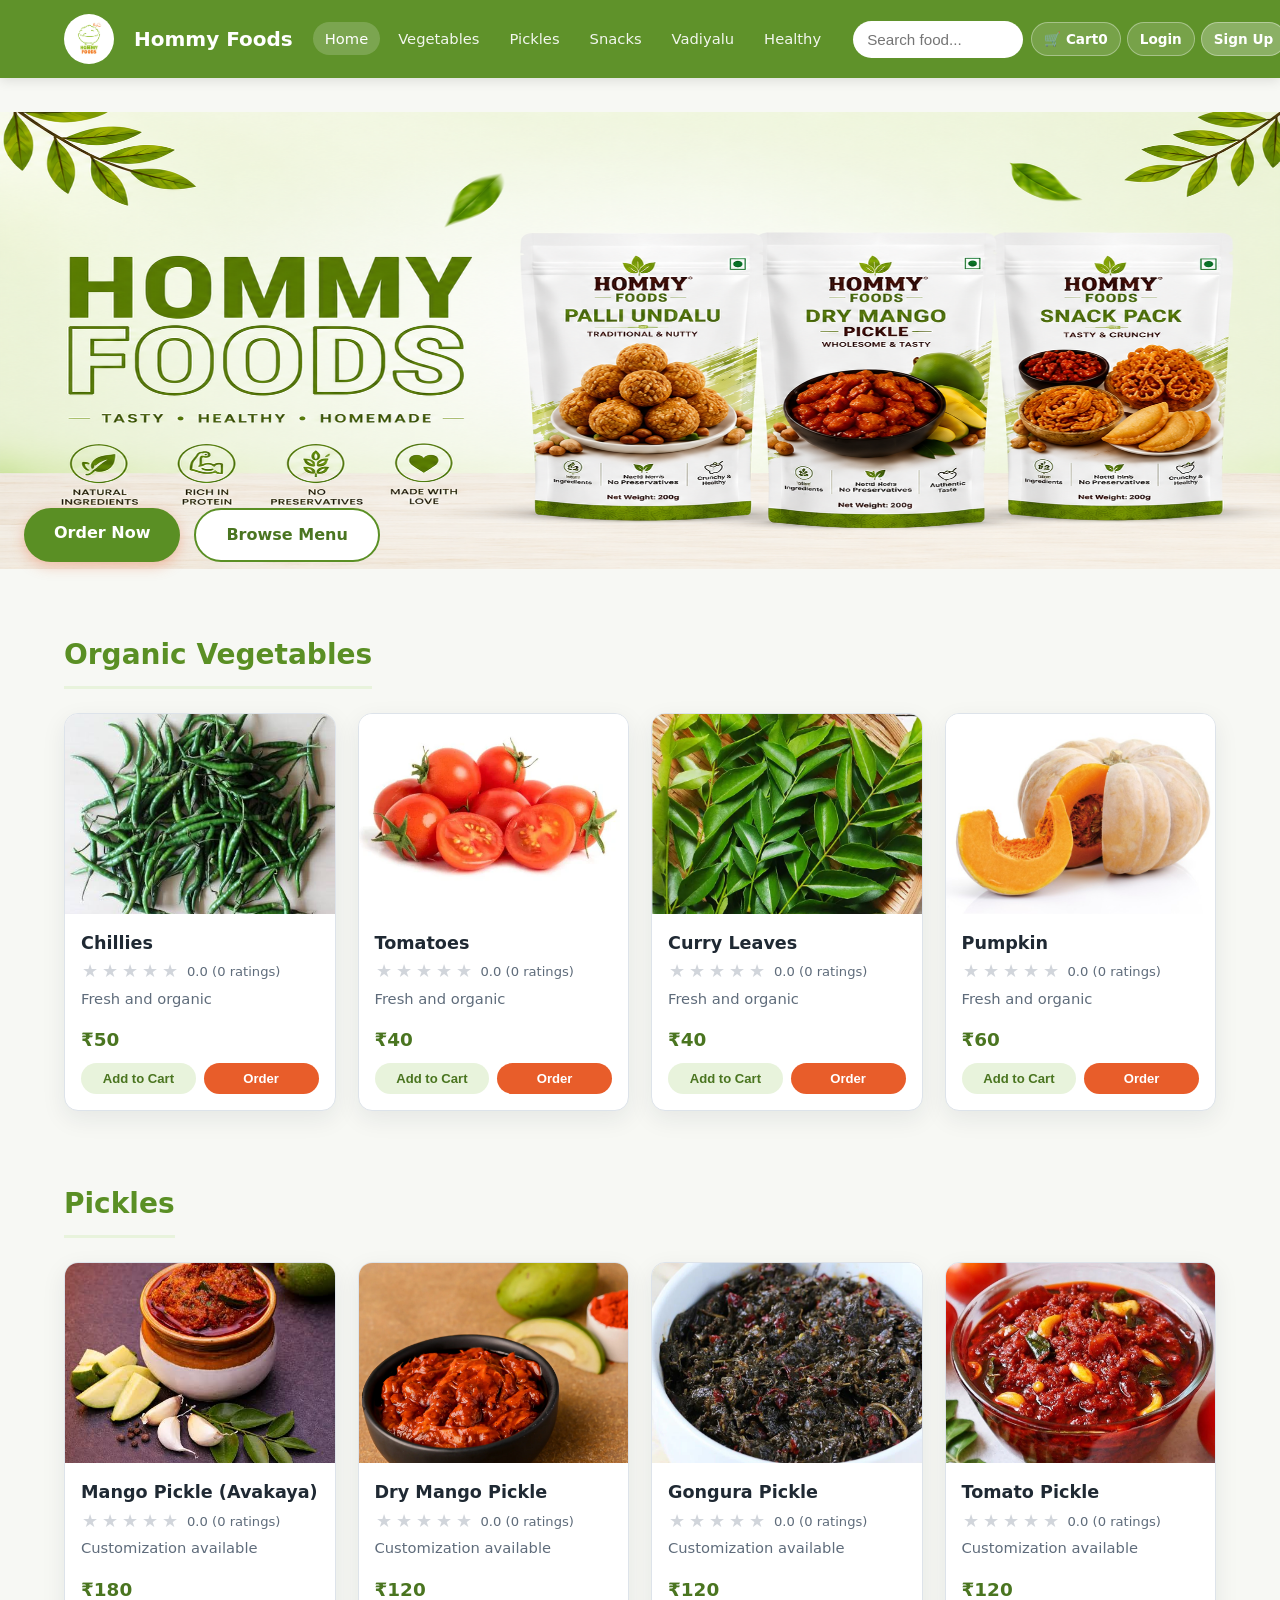
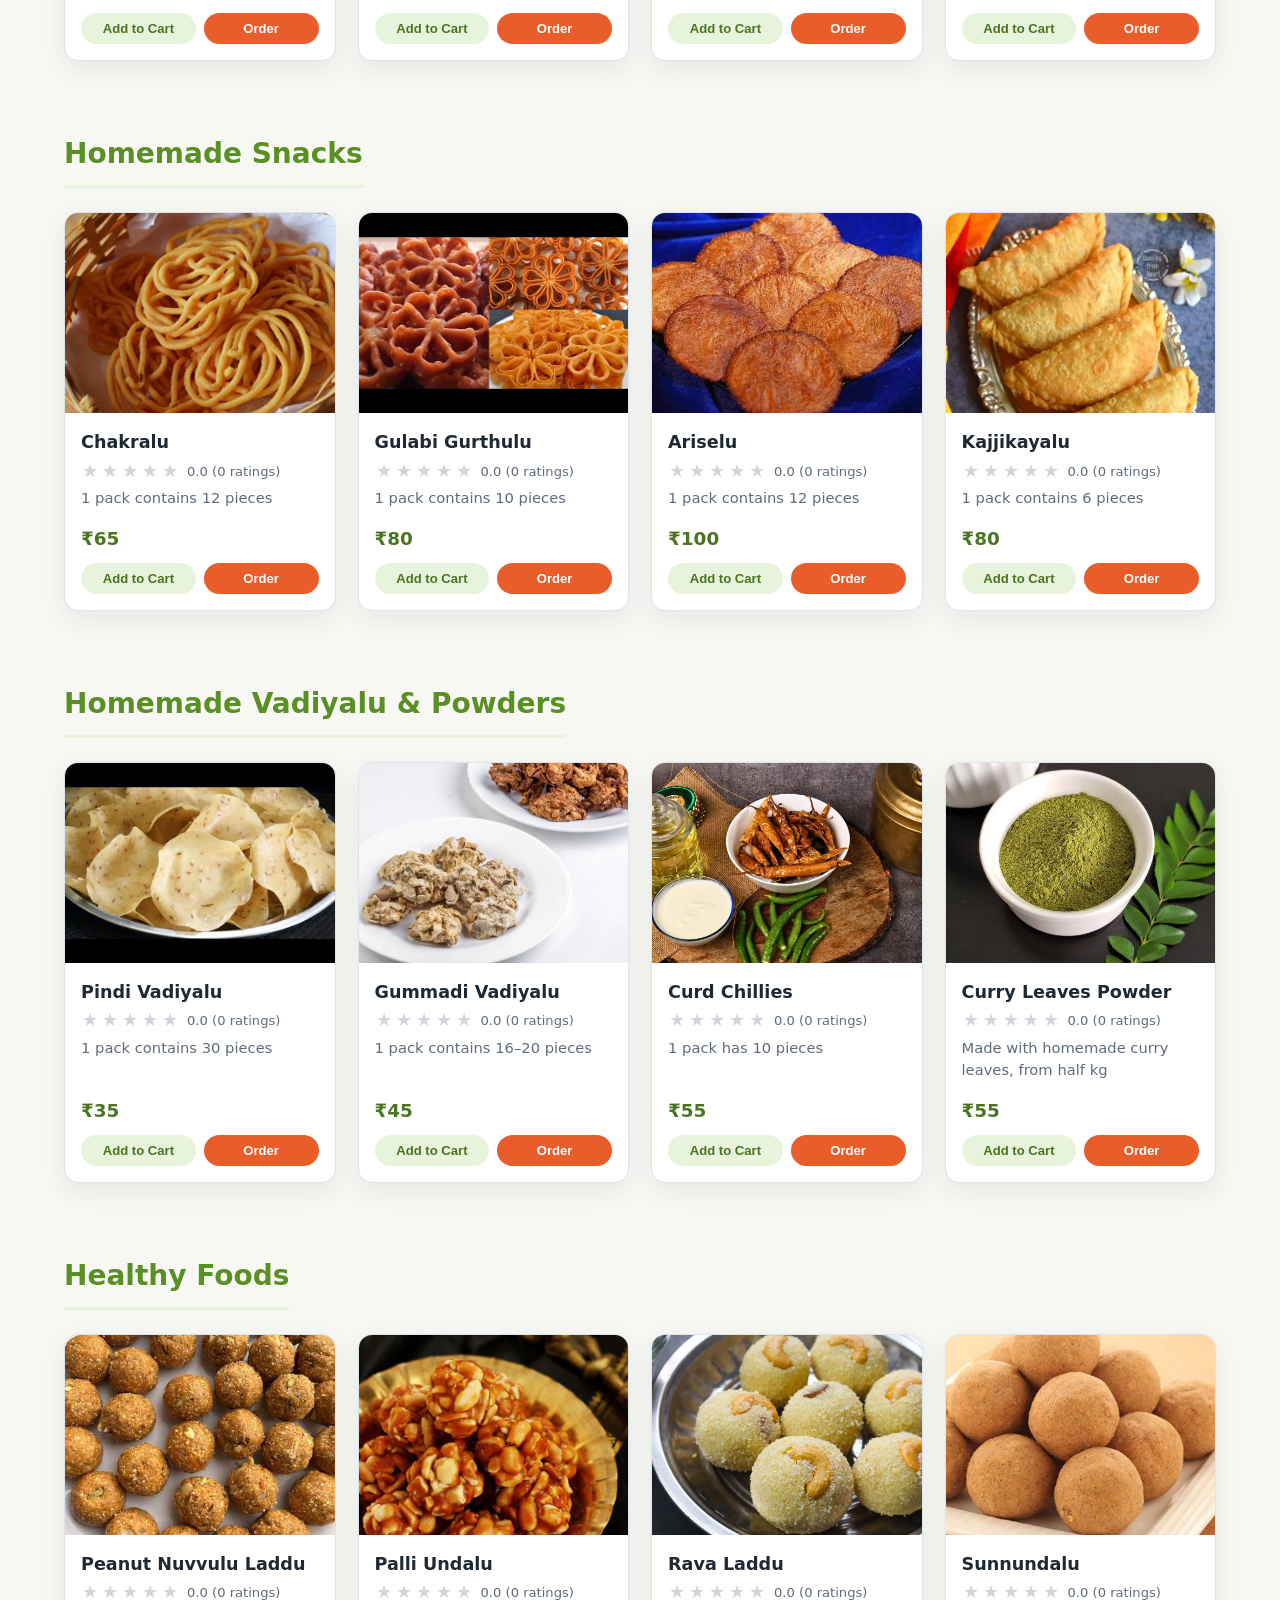
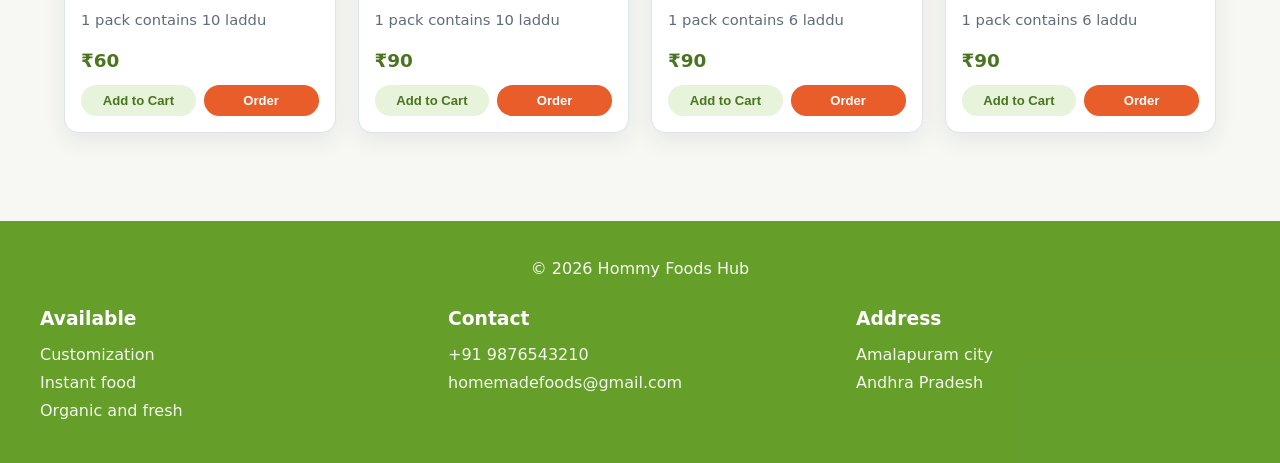
<file: index.html>
<!DOCTYPE html>
<html lang="en">
<head>
    <meta charset="UTF-8">
    <meta name="viewport" content="width=device-width, initial-scale=1.0">
    <link rel="icon" type="image/png" href="images/logo.png">
    <title>Hommy Foods</title>
    <link rel="stylesheet" href="style.css">
</head>
<body>
    <nav class="navbar" aria-label="Main navigation">
        <div class="nav-inner">
            <img src="images/logo.png" alt="Homemade Foods Logo">
            <a href="#home" class="logo">Hommy Foods</a>

            <button class="menu-toggle" id="menuToggle" aria-label="Toggle menu" aria-expanded="false">
                <span></span><span></span><span></span>
            </button>

            <ul class="nav-links" id="navLinks">
                <li><a href="#home">Home</a></li>
                <li><a href="#organicvegetables">Vegetables</a></li>
                <li><a href="#pickles">Pickles</a></li>
                <li><a href="#snacks">Snacks</a></li>
                <li><a href="#vadiyalu">Vadiyalu</a></li>
                <li><a href="#healthyfood">Healthy</a></li>
            </ul>

            <div class="nav-actions">
                <div class="search-wrap">
                    <input type="search" id="search" placeholder="Search food..." aria-label="Search food">
                    <button type="button" id="clearSearch" class="clear-search" aria-label="Clear search" hidden>&times;</button>
                </div>
                <div class="nav-tools">
                    <button type="button" class="nav-btn cart-btn" id="openCartBtn" aria-label="Open cart">
                        🛒 Cart <span class="badge" id="cartCount">0</span>
                    </button>
                    <div id="authNav" class="auth-nav">
                        <a href="auth.html?tab=login" class="nav-btn auth-link">Login</a>
                        <a href="auth.html?tab=signup" class="nav-btn auth-link auth-signup">Sign Up</a>
                    </div>
                </div>
            </div>
        </div>
    </nav>

    <section class="hero" id="home">
        <div class="hero-content">
            <div class="hero-actions">
                <a href="#organicvegetables" class="hero-btn hero-btn-primary">Order Now</a>
                <a href="#organicvegetables" class="hero-btn hero-btn-secondary">Browse Menu</a>
            </div>
            </div>
    </section>                
    <main>
        <section id="organicvegetables" class="section">
            <h2>Organic Vegetables</h2>
            <div class="food-grid">
                <article class="card" data-id="chillies" data-food="Chillies" data-price="50">
                    <img src="images/chillies.jpg" alt="Chillies" loading="lazy">
                    <div class="card-body">
                        <h3 class="food-name">Chillies</h3>
                        <div class="rating-row" data-id="chillies"></div>
                        <p class="card-desc">Fresh and organic</p>
                        <div class="card-footer">
                            <span class="price">₹50</span>
                            <div class="card-actions">
                                <button type="button" class="cart-add-btn">Add to Cart</button>
                                <button type="button" class="order-btn">Order</button>
                            </div>
                        </div>
                    </div>
                </article>
                <article class="card" data-id="tomatoes" data-food="Tomatoes" data-price="40">
                    <img src="images/tomatoes.jpg" alt="Tomatoes" loading="lazy">
                    <div class="card-body">
                        <h3 class="food-name">Tomatoes</h3>
                        <div class="rating-row" data-id="tomatoes"></div>
                        <p class="card-desc">Fresh and organic</p>
                        <div class="card-footer">
                            <span class="price">₹40</span>
                            <div class="card-actions">
                                <button type="button" class="cart-add-btn">Add to Cart</button>
                                <button type="button" class="order-btn">Order</button>
                            </div>
                        </div>
                    </div>
                </article>
                <article class="card" data-id="curry-leaves" data-food="Curry Leaves" data-price="40">
                    <img src="images/curryleaves.jpg" alt="Curry leaves" loading="lazy">
                    <div class="card-body">
                        <h3 class="food-name">Curry Leaves</h3>
                        <div class="rating-row" data-id="curry-leaves"></div>
                        <p class="card-desc">Fresh and organic</p>
                        <div class="card-footer">
                            <span class="price">₹40</span>
                            <div class="card-actions">
                                <button type="button" class="cart-add-btn">Add to Cart</button>
                                <button type="button" class="order-btn">Order</button>
                            </div>
                        </div>
                    </div>
                </article>
                <article class="card" data-id="pumpkin" data-food="Pumpkin" data-price="60">
                    <img src="images/pumpkin.jpg" alt="Pumpkin" loading="lazy">
                    <div class="card-body">
                        <h3 class="food-name">Pumpkin</h3>
                        <div class="rating-row" data-id="pumpkin"></div>
                        <p class="card-desc">Fresh and organic</p>
                        <div class="card-footer">
                            <span class="price">₹60</span>
                            <div class="card-actions">
                                <button type="button" class="cart-add-btn">Add to Cart</button>
                                <button type="button" class="order-btn">Order</button>
                            </div>
                        </div>
                    </div>
                </article>
            </div>
        </section>

        <section id="pickles" class="section">
            <h2>Pickles</h2>
            <div class="food-grid">
                <article class="card" data-id="mango-pickle" data-food="Mango Pickle (Avakaya)" data-price="180">
                    <img src="images/mangopickel.jpg" alt="Mango pickle" loading="lazy">
                    <div class="card-body">
                        <h3 class="food-name">Mango Pickle (Avakaya)</h3>
                        <div class="rating-row" data-id="mango-pickle"></div>
                        <p class="card-desc">Customization available</p>
                        <div class="card-footer">
                            <span class="price">₹180</span>
                            <div class="card-actions">
                                <button type="button" class="cart-add-btn">Add to Cart</button>
                                <button type="button" class="order-btn">Order</button>
                            </div>
                        </div>
                    </div>
                </article>
                <article class="card" data-id="dry-mango-pickle" data-food="Dry Mango Pickle" data-price="120">
                    <img src="images/drymangopickel.jpg" alt="Dry mango pickle" loading="lazy">
                    <div class="card-body">
                        <h3 class="food-name">Dry Mango Pickle</h3>
                        <div class="rating-row" data-id="dry-mango-pickle"></div>
                        <p class="card-desc">Customization available</p>
                        <div class="card-footer">
                            <span class="price">₹120</span>
                            <div class="card-actions">
                                <button type="button" class="cart-add-btn">Add to Cart</button>
                                <button type="button" class="order-btn">Order</button>
                            </div>
                        </div>
                    </div>
                </article>
                <article class="card" data-id="gongura-pickle" data-food="Gongura Pickle" data-price="120">
                    <img src="images/gongurapickel.jpg" alt="Gongura pickle" loading="lazy">
                    <div class="card-body">
                        <h3 class="food-name">Gongura Pickle</h3>
                        <div class="rating-row" data-id="gongura-pickle"></div>
                        <p class="card-desc">Customization available</p>
                        <div class="card-footer">
                            <span class="price">₹120</span>
                            <div class="card-actions">
                                <button type="button" class="cart-add-btn">Add to Cart</button>
                                <button type="button" class="order-btn">Order</button>
                            </div>
                        </div>
                    </div>
                </article>
                <article class="card" data-id="tomato-pickle" data-food="Tomato Pickle" data-price="120">
                    <img src="images/tomatoepickel.jpg" alt="Tomato pickle" loading="lazy">
                    <div class="card-body">
                        <h3 class="food-name">Tomato Pickle</h3>
                        <div class="rating-row" data-id="tomato-pickle"></div>
                        <p class="card-desc">Customization available</p>
                        <div class="card-footer">
                            <span class="price">₹120</span>
                            <div class="card-actions">
                                <button type="button" class="cart-add-btn">Add to Cart</button>
                                <button type="button" class="order-btn">Order</button>
                            </div>
                        </div>
                    </div>
                </article>
            </div>
        </section>

        <section id="snacks" class="section">
            <h2>Homemade Snacks</h2>
            <div class="food-grid">
                <article class="card" data-id="chakralu" data-food="Chakralu" data-price="65">
                    <img src="images/chakralu.jpg" alt="Chakralu" loading="lazy">
                    <div class="card-body">
                        <h3 class="food-name">Chakralu</h3>
                        <div class="rating-row" data-id="chakralu"></div>
                        <p class="card-desc">1 pack contains 12 pieces</p>
                        <div class="card-footer">
                            <span class="price">₹65</span>
                            <div class="card-actions">
                                <button type="button" class="cart-add-btn">Add to Cart</button>
                                <button type="button" class="order-btn">Order</button>
                            </div>
                        </div>
                    </div>
                </article>
                <article class="card" data-id="gulabi-gurthulu" data-food="Gulabi Gurthulu" data-price="80">
                    <img src="images/gulabigurthulu.jpg" alt="Gulabi gurthulu" loading="lazy">
                    <div class="card-body">
                        <h3 class="food-name">Gulabi Gurthulu</h3>
                        <div class="rating-row" data-id="gulabi-gurthulu"></div>
                        <p class="card-desc">1 pack contains 10 pieces</p>
                        <div class="card-footer">
                            <span class="price">₹80</span>
                            <div class="card-actions">
                                <button type="button" class="cart-add-btn">Add to Cart</button>
                                <button type="button" class="order-btn">Order</button>
                            </div>
                        </div>
                    </div>
                </article>
                <article class="card" data-id="ariselu" data-food="Ariselu" data-price="100">
                    <img src="images/ariselu.jpg" alt="Ariselu" loading="lazy">
                    <div class="card-body">
                        <h3 class="food-name">Ariselu</h3>
                        <div class="rating-row" data-id="ariselu"></div>
                        <p class="card-desc">1 pack contains 12 pieces</p>
                        <div class="card-footer">
                            <span class="price">₹100</span>
                            <div class="card-actions">
                                <button type="button" class="cart-add-btn">Add to Cart</button>
                                <button type="button" class="order-btn">Order</button>
                            </div>
                        </div>
                    </div>
                </article>
                <article class="card" data-id="Kajjikayalu" data-food="Kajjikayalu" data-price="80">
                    <img src="images/Kajjikayalu.jpg" alt="Kajjikayalu" loading="lazy">
                    <div class="card-body">
                        <h3 class="food-name">Kajjikayalu</h3>
                        <div class="rating-row" data-id="Kajjikayalu"></div>
                        <p class="card-desc">1 pack contains 6 pieces</p>
                        <div class="card-footer">
                            <span class="price">₹80</span>
                            <div class="card-actions">
                                <button type="button" class="cart-add-btn">Add to Cart</button>
                                <button type="button" class="order-btn">Order</button>
                            </div>
                        </div>
                    </div>
                </article>
            </div>
        </section>

        <section id="vadiyalu" class="section">
            <h2>Homemade Vadiyalu &amp; Powders</h2>
            <div class="food-grid">
                <article class="card" data-id="pindi-vadiyalu" data-food="Pindi Vadiyalu" data-price="35">
                    <img src="images/pindivadiyalu.jpg" alt="Pindi vadiyalu" loading="lazy">
                    <div class="card-body">
                        <h3 class="food-name">Pindi Vadiyalu</h3>
                        <div class="rating-row" data-id="pindi-vadiyalu"></div>
                        <p class="card-desc">1 pack contains 30 pieces</p>
                        <div class="card-footer">
                            <span class="price">₹35</span>
                            <div class="card-actions">
                                <button type="button" class="cart-add-btn">Add to Cart</button>
                                <button type="button" class="order-btn">Order</button>
                            </div>
                        </div>
                    </div>
                </article>
                <article class="card" data-id="gummadi-vadiyalu" data-food="Gummadi Vadiyalu" data-price="45">
                    <img src="images/GummadiVadiyalu.jpg" alt="Gummadi vadiyalu" loading="lazy">
                    <div class="card-body">
                        <h3 class="food-name">Gummadi Vadiyalu</h3>
                        <div class="rating-row" data-id="gummadi-vadiyalu"></div>
                        <p class="card-desc">1 pack contains 16–20 pieces</p>
                        <div class="card-footer">
                            <span class="price">₹45</span>
                            <div class="card-actions">
                                <button type="button" class="cart-add-btn">Add to Cart</button>
                                <button type="button" class="order-btn">Order</button>
                            </div>
                        </div>
                    </div>
                </article>
                <article class="card" data-id="curd-chillies" data-food="Curd Chillies" data-price="55">
                    <img src="images/curdchillis.jpg" alt="Curd chillies" loading="lazy">
                    <div class="card-body">
                        <h3 class="food-name">Curd Chillies</h3>
                        <div class="rating-row" data-id="curd-chillies"></div>
                        <p class="card-desc">1 pack has 10 pieces</p>
                        <div class="card-footer">
                            <span class="price">₹55</span>
                            <div class="card-actions">
                                <button type="button" class="cart-add-btn">Add to Cart</button>
                                <button type="button" class="order-btn">Order</button>
                            </div>
                        </div>
                    </div>
                </article>
                <article class="card" data-id="curry-leaves-powder" data-food="Curry Leaves Powder" data-price="55">
                    <img src="images/curryleavespowder.jpg" alt="Curry leaves powder" loading="lazy">
                    <div class="card-body">
                        <h3 class="food-name">Curry Leaves Powder</h3>
                        <div class="rating-row" data-id="curry-leaves-powder"></div>
                        <p class="card-desc">Made with homemade curry leaves, from half kg</p>
                        <div class="card-footer">
                            <span class="price">₹55</span>
                            <div class="card-actions">
                                <button type="button" class="cart-add-btn">Add to Cart</button>
                                <button type="button" class="order-btn">Order</button>
                            </div>
                        </div>
                    </div>
                </article>
            </div>
        </section>

        <section id="healthyfood" class="section">
            <h2>Healthy Foods</h2>
            <div class="food-grid">
                <article class="card" data-id="peanut-laddu" data-food="Peanut Nuvvulu Laddu" data-price="60">
                    <img src="images/peanut-nuvvululaddu.jpg" alt="Peanut nuvvulu laddu" loading="lazy">
                    <div class="card-body">
                        <h3 class="food-name">Peanut Nuvvulu Laddu</h3>
                        <div class="rating-row" data-id="peanut-laddu"></div>
                        <p class="card-desc">1 pack contains 10 laddu</p>
                        <div class="card-footer">
                            <span class="price">₹60</span>
                            <div class="card-actions">
                                <button type="button" class="cart-add-btn">Add to Cart</button>
                                <button type="button" class="order-btn">Order</button>
                            </div>
                        </div>
                    </div>
                </article>
                <article class="card" data-id="palli-undalu" data-food="Palli Undalu" data-price="90">
                    <img src="images/palliundalu.jpg" alt="Palli undalu" loading="lazy">
                    <div class="card-body">
                        <h3 class="food-name">Palli Undalu</h3>
                        <div class="rating-row" data-id="palli-undalu"></div>
                        <p class="card-desc">1 pack contains 10 laddu</p>
                        <div class="card-footer">
                            <span class="price">₹90</span>
                            <div class="card-actions">
                                <button type="button" class="cart-add-btn">Add to Cart</button>
                                <button type="button" class="order-btn">Order</button>
                            </div>
                        </div>
                    </div>
                </article>
                <article class="card" data-id="rava-laddu" data-food="Rava Laddu" data-price="90">
                    <img src="images/ravvaladdu.jpg" alt="Rava laddu" loading="lazy">
                    <div class="card-body">
                        <h3 class="food-name">Rava Laddu</h3>
                        <div class="rating-row" data-id="rava-laddu"></div>
                        <p class="card-desc">1 pack contains 6 laddu</p>
                        <div class="card-footer">
                            <span class="price">₹90</span>
                            <div class="card-actions">
                                <button type="button" class="cart-add-btn">Add to Cart</button>
                                <button type="button" class="order-btn">Order</button>
                            </div>
                        </div>
                    </div>
                </article>
                <article class="card" data-id="sunnundalu" data-food="Sunnundalu" data-price="90">
                    <img src="images/sunnundalu.jpg" alt="Sunnundalu" loading="lazy">
                    <div class="card-body">
                        <h3 class="food-name">Sunnundalu</h3>
                        <div class="rating-row" data-id="sunnundalu"></div>
                        <p class="card-desc">1 pack contains 6 laddu</p>
                        <div class="card-footer">
                            <span class="price">₹90</span>
                            <div class="card-actions">
                                <button type="button" class="cart-add-btn">Add to Cart</button>
                                <button type="button" class="order-btn">Order</button>
                            </div>
                        </div>
                    </div>
                </article>
            </div>
        </section>
    </main>

    <footer class="footer">
        <p class="copyright">© 2026 Hommy Foods Hub</p>
        <div class="footer-container">
            <div class="footer-box">
                <h3>Available</h3>
                <p>Customization</p>
                <p>Instant food</p>
                <p>Organic and fresh</p>
            </div>
            <div class="footer-box">
                <h3>Contact</h3>
                <p>+91 9876543210</p>
                <p>homemadefoods@gmail.com</p>
            </div>
            <div class="footer-box">
                <h3>Address</h3>
                <p>Amalapuram city</p>
                <p>Andhra Pradesh</p>
            </div>
        </div>
    </footer>

    <!-- Single item order modal -->
    <div id="orderModal" class="modal" role="dialog" aria-modal="true" aria-labelledby="foodName" hidden>
        <div class="modal-backdrop" data-close-modal="orderModal"></div>
        <div class="modal-content">
            <button type="button" class="close" data-close-modal="orderModal" aria-label="Close">&times;</button>
            <h2 id="foodName">Food Name</h2>
            <p class="modal-subtitle">Fill in your details to place an order</p>
            <label class="field">
                <span>Your Name</span>
                <input type="text" id="customerName" placeholder="Enter your name" autocomplete="name">
            </label>
            <label class="field">
                <span>Phone Number</span>
                <input type="tel" id="customerPhone" placeholder="Enter phone number" autocomplete="tel">
            </label>
            <label class="field">
                <span>Delivery Address</span>
                <textarea id="customerAddress" placeholder="Enter delivery address" rows="3"></textarea>
            </label>
            <label class="field">
                <span>Quantity</span>
                <select id="quantity">
                    <option value="1">Pack of 1</option>
                    <option value="2">Pack of 2</option>
                    <option value="3">Pack of 3</option>
                    <option value="4">Pack of 4</option>
                    <option value="5">Pack of 5</option>
                </select>
            </label>
            <div class="bill-summary">
                <p><span>Item price</span><span id="itemPrice">₹0</span></p>
                <p><span>Delivery</span><span>₹20</span></p>
                <p class="total-row"><span>Total</span><span id="totalPrice">₹20</span></p>
            </div>
            <p id="formError" class="form-error" role="alert" hidden></p>
            <div class="modal-actions">
                <button type="button" class="btn-secondary" data-close-modal="orderModal">Cancel</button>
                <button type="button" class="btn-primary" onclick="confirmOrder()" id="confirmOrderBtn">Confirm Order</button>
            </div>
        </div>
    </div>

    <!-- Cart modal -->
    <div id="cartModal" class="modal" role="dialog" aria-modal="true" aria-labelledby="cartTitle" hidden>
        <div class="modal-backdrop" data-close-modal="cartModal"></div>
        <div class="modal-content modal-wide">
            <button type="button" class="close" data-close-modal="cartModal" aria-label="Close">&times;</button>
            <h2 id="cartTitle">Your Cart</h2>
            <div id="cartItems" class="cart-items"></div>
            <div class="bill-summary" id="cartSummary">
                <p><span>Subtotal</span><span id="cartSubtotal">₹0</span></p>
                <p><span>Delivery</span><span>₹20</span></p>
                <p class="total-row"><span>Total</span><span id="cartTotal">₹20</span></p>
            </div>
            <label class="field">
                <span>Delivery Address</span>
                <textarea id="cartAddress" placeholder="Enter delivery address" rows="2"></textarea>
            </label>
            <p id="cartError" class="form-error" role="alert" hidden></p>
            <div class="modal-actions">
                <button type="button" class="btn-secondary" data-close-modal="cartModal">Continue Shopping</button>
                <button type="button" class="btn-primary" id="checkoutCartBtn">Checkout</button>
            </div>
        </div>
    </div>

    <div id="toast" class="toast" role="status" aria-live="polite" hidden></div>
    <script src="script.js"></script>
</body>
</html>
</file>
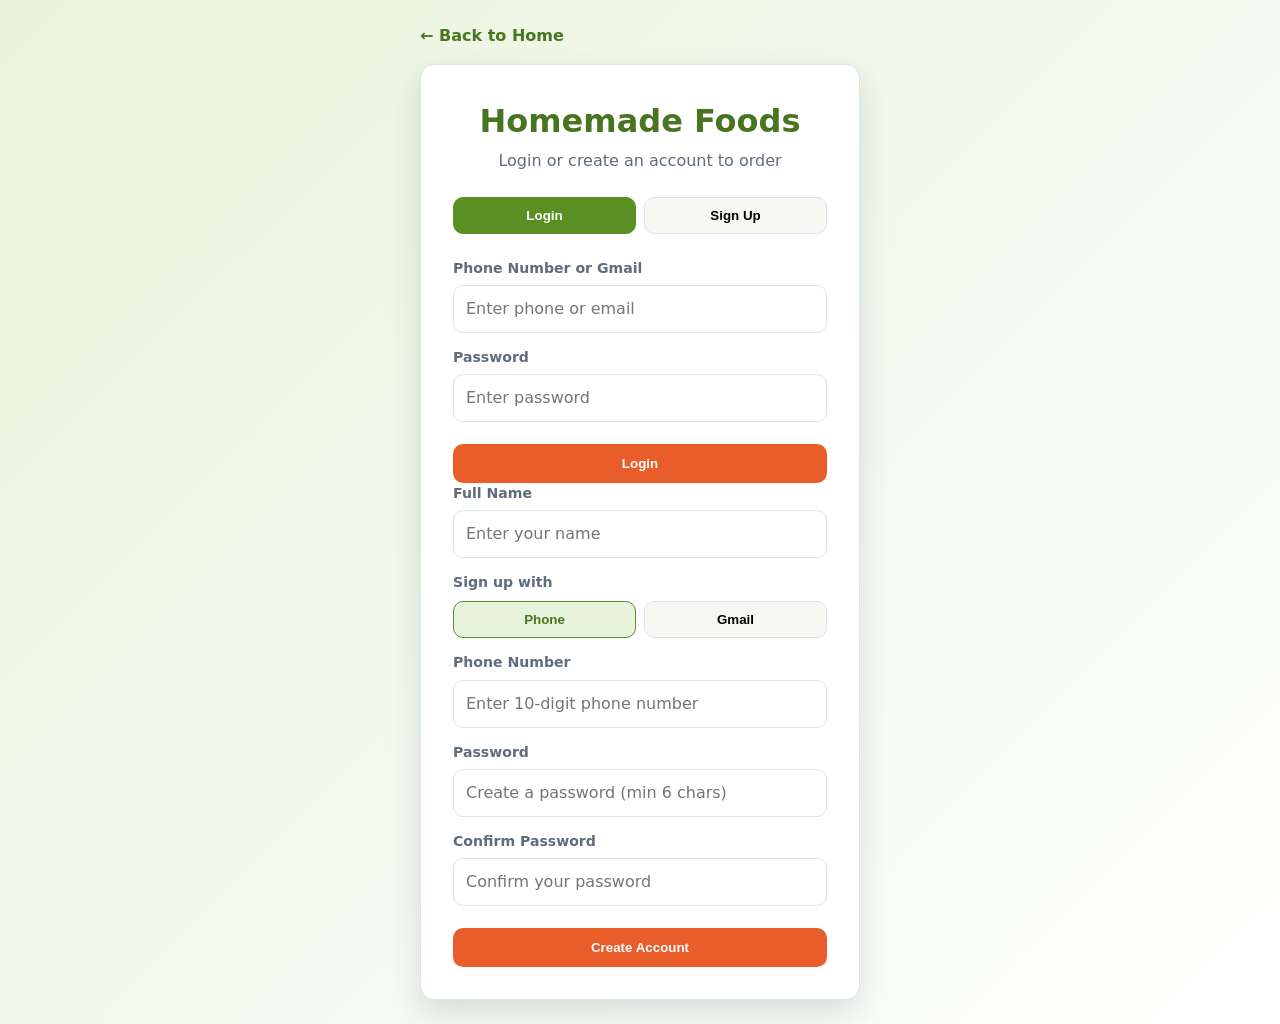
<file: auth.html>
<!DOCTYPE html>
<html lang="en">
<head>
    <meta charset="UTF-8">
    <meta name="viewport" content="width=device-width, initial-scale=1.0">
    <title>Login / Signup — Homemade Foods</title>
    <link rel="stylesheet" href="style.css">
</head>
<body class="auth-page">
    <div class="auth-container">
        <a href="index.html" class="auth-back">&larr; Back to Home</a>

        <div class="auth-card">
            <h1>Homemade Foods</h1>
            <p class="auth-subtitle">Login or create an account to order</p>

            <div class="auth-tabs">
                <button type="button" class="auth-tab active" data-tab="login">Login</button>
                <button type="button" class="auth-tab" data-tab="signup">Sign Up</button>
            </div>

            <!-- Login -->
            <form id="loginForm" class="auth-form">
                <label class="field">
                    <span>Phone Number or Gmail</span>
                    <input type="text" id="loginContact" placeholder="Enter phone or email" autocomplete="username">
                    <span id="loginContactStatus" class="field-status" hidden></span>
                </label>

                <label class="field">
                    <span>Password</span>
                    <input type="password" id="loginPassword" placeholder="Enter password" autocomplete="current-password">
                </label>

                <p id="loginError" class="form-error" role="alert" hidden></p>

                <button type="submit" class="btn-primary auth-submit">Login</button>
            </form>

            <!-- Signup -->
            <form id="signupForm" class="auth-form" hidden>
                <label class="field">
                    <span>Full Name</span>
                    <input type="text" id="signupName" placeholder="Enter your name" autocomplete="name">
                </label>

                <div class="contact-type">
                    <span class="field-label">Sign up with</span>
                    <div class="contact-toggle">
                        <button type="button" class="toggle-btn active" data-type="phone">Phone</button>
                        <button type="button" class="toggle-btn" data-type="email">Gmail</button>
                    </div>
                </div>

                <label class="field">
                    <span id="signupContactLabel">Phone Number</span>
                    <input type="text" id="signupContact" placeholder="Enter 10-digit phone number">
                    <span id="signupContactStatus" class="field-status" hidden></span>
                </label>

                <label class="field">
                    <span>Password</span>
                    <input type="password" id="signupPassword" placeholder="Create a password (min 6 chars)">
                </label>

                <label class="field">
                    <span>Confirm Password</span>
                    <input type="password" id="signupConfirm" placeholder="Confirm your password">
                    <span id="confirmStatus" class="field-status" hidden></span>
                </label>

                <p id="signupError" class="form-error" role="alert" hidden></p>

                <button type="submit" class="btn-primary auth-submit">Create Account</button>
            </form>
        </div>
    </div>

    <div id="toast" class="toast" role="status" aria-live="polite" hidden></div>
    <script src="auth.js"></script>
</body>
</html>
</file>
<file: style.css>
:root {
    --green: #5a8f24;
    --green-dark: #4a7520;
    --green-light: #e8f3dc;
    --orange: #e85d2a;
    --orange-dark: #c74d22;
    --bg: #f7f8f4;
    --surface: #ffffff;
    --text: #1f2933;
    --text-muted: #5f6c7b;
    --border: #dde3ea;
    --shadow: 0 8px 24px rgba(31, 41, 51, 0.08);
    --shadow-hover: 0 14px 32px rgba(31, 41, 51, 0.14);
    --radius: 14px;
    --nav-height: 72px;
}

* {
    margin: 0;
    padding: 0;
    box-sizing: border-box;
}

html {
    scroll-behavior: smooth;
}

body {
    font-family: "Segoe UI", system-ui, -apple-system, sans-serif;
    background: var(--bg);
    color: var(--text);
    line-height: 1.5;
}

body.modal-open {
    overflow: hidden;
}

/* Navbar */

.navbar {
    position: fixed;
    top: 0;
    left: 0;
    width: 100%;
    background: rgba(90, 143, 36, 0.97);
    backdrop-filter: blur(8px);
    box-shadow: 0 2px 12px rgba(0, 0, 0, 0.12);
    z-index: 1000;
}

.nav-inner {
    max-width: 1200px;
    margin: 0 auto;
    padding: 14px 24px;
    display: flex;
    align-items: center;
    gap: 20px;
}
.nav-inner img {
    width: 50px;
    height: 50px;
    object-fit: contain;
    border-radius: 50%;
    display: block;
}
.logo {
    color: #fff;
    font-size: 1.25rem;
    font-weight: 700;
    text-decoration: none;
    white-space: nowrap;
}

.nav-links {
    display: flex;
    list-style: none;
    gap: 6px;
    flex: 1;
    justify-content: center;
}

.nav-links a {
    color: rgba(255, 255, 255, 0.92);
    text-decoration: none;
    padding: 8px 12px;
    border-radius: 999px;
    font-size: 0.92rem;
    transition: background 0.2s, color 0.2s;
}

.nav-links a:hover,
.nav-links a.active {
    background: rgba(255, 255, 255, 0.18);
    color: #fff;
}

.nav-actions {
    display: flex;
    align-items: center;
    gap: 8px;
    flex-shrink: 0;
    flex-wrap: nowrap;
}

.search-wrap {
    position: relative;
    width: 170px;
    flex-shrink: 0;
}

.nav-tools {
    display: flex;
    align-items: center;
    gap: 6px;
    flex-shrink: 0;
    flex-wrap: nowrap;
}

.nav-btn {
    background: rgba(255, 255, 255, 0.15);
    color: #fff;
    border: 1px solid rgba(255, 255, 255, 0.35);
    padding: 8px 12px;
    border-radius: 999px;
    font-size: 0.85rem;
    font-weight: 600;
    cursor: pointer;
    text-decoration: none;
    white-space: nowrap;
    line-height: 1.2;
    display: inline-flex;
    align-items: center;
    justify-content: center;
    font-family: inherit;
    transition: background 0.2s;
}

.nav-btn:hover {
    background: rgba(255, 255, 255, 0.28);
}

.auth-nav {
    display: inline-flex;
    align-items: center;
    gap: 6px;
    flex-shrink: 0;
    flex-wrap: nowrap;
}

.auth-signup {
    background: rgba(255, 255, 255, 0.28);
}

.user-greeting {
    color: #fff;
    font-size: 0.85rem;
    font-weight: 600;
    white-space: nowrap;
}

.logout-btn {
    font-family: inherit;
}

#search {
    width: 100%;
    padding: 10px 36px 10px 14px;
    border: none;
    border-radius: 999px;
    outline: none;
    font-size: 0.95rem;
}

#search:focus {
    box-shadow: 0 0 0 3px rgba(255, 255, 255, 0.35);
}

.clear-search {
    position: absolute;
    right: 8px;
    top: 50%;
    transform: translateY(-50%);
    border: none;
    background: transparent;
    font-size: 1.25rem;
    line-height: 1;
    cursor: pointer;
    color: var(--text-muted);
    padding: 4px 8px;
}

.menu-toggle {
    display: none;
    flex-direction: column;
    gap: 5px;
    background: transparent;
    border: none;
    cursor: pointer;
    padding: 4px;
}

.menu-toggle span {
    display: block;
    width: 24px;
    height: 2px;
    background: #fff;
    border-radius: 2px;
    transition: transform 0.2s, opacity 0.2s;
}

.menu-toggle.open span:nth-child(1) {
    transform: translateY(7px) rotate(45deg);
}

.menu-toggle.open span:nth-child(2) {
    opacity: 0;
}

.menu-toggle.open span:nth-child(3) {
    transform: translateY(-7px) rotate(-45deg);
}

/* Hero */

.hero {
    margin-top: var(--nav-height);
    width: 100%;
    min-height: 0;
    height: clamp(320px, 42vw, 650px);
    background-image: url("images/background3.png");
    background-position: center center;
    background-repeat: no-repeat;
    background-size: 100% 85%;
    display: flex;
    align-items: flex-end;
    justify-content: flex-start;
}
.hero-content {
    max-width: 680px;
    padding: 48px 24px;
}
.hero h1 {
    font-size: clamp(2rem, 5vw, 3.2rem);
    margin-bottom: 12px;
    color: var(--text);
}

.hero p {
    font-size: 1.15rem;
    color: var(--text-muted);
    margin-bottom: 24px;
}

.hero-actions {
    display: flex;
    gap: 14px;
    justify-content: center;
    flex-wrap: wrap;
}

.hero-btn {
    display: inline-block;
    text-decoration: none;
    padding: 13px 30px;
    border-radius: 999px;
    font-weight: 600;
    transition: background 0.2s, transform 0.2s, box-shadow 0.2s;
}

.hero-btn-primary {
    background: #5a8f24;
    color: #fff;
    box-shadow: 0 4px 14px rgba(232, 93, 42, 0.35);
}

.hero-btn-primary:hover {
    background: #4b7f10;
    transform: translateY(-2px);
}

.hero-btn-secondary {
    background: #fff;
    color: var(--green-dark);
    border: 2px solid var(--green);
}

.hero-btn-secondary:hover {
    background: var(--green-light);
    transform: translateY(-2px);
}

/* Info boxes */

.info-box {
    max-width: 1200px;
    margin: 28px auto;
    padding: 24px;
    background: var(--surface);
    border-radius: var(--radius);
    box-shadow: var(--shadow);
    border: 1px solid var(--border);
}

.info-box h2 {
    margin-bottom: 8px;
    font-size: 1.35rem;
}

.empty-history,
.empty-cart {
    color: var(--text-muted);
}

.history-item {
    padding: 10px 0;
    border-bottom: 1px solid var(--border);
    display: flex;
    flex-direction: column;
    gap: 2px;
}

.history-item:last-child {
    border-bottom: none;
}

.history-date {
    font-size: 0.82rem;
    color: var(--text-muted);
}

/* Sections */

main {
    max-width: 1200px;
    margin: 0 auto;
}

.section {
    padding: 24px 24px 48px;
    scroll-margin-top: calc(var(--nav-height) + 16px);
}

.section h2 {
    font-size: 1.75rem;
    color:#5a8f24;
    margin-bottom: 24px;
    padding-bottom: 10px;
    border-bottom: 3px solid var(--green-light);
    display: inline-block;
}

.no-results {
    grid-column: 1 / -1;
    text-align: center;
    color: var(--text-muted);
    padding: 32px;
    background: var(--surface);
    border-radius: var(--radius);
    border: 1px dashed var(--border);
}

/* Cards */

.food-grid {
    display: grid;
    grid-template-columns: repeat(auto-fit, minmax(250px, 1fr));
    gap: 22px;
}

.card {
    background: var(--surface);
    border-radius: var(--radius);
    overflow: hidden;
    box-shadow: var(--shadow);
    border: 1px solid var(--border);
    transition: transform 0.25s ease, box-shadow 0.25s ease;
    display: flex;
    flex-direction: column;
}

.card:hover,
.card:focus-within {
    transform: translateY(-6px);
    box-shadow: var(--shadow-hover);
}

.card img {
    width: 100%;
    height: 200px;
    object-fit: cover;
    background: var(--green-light);
}

.card-body {
    padding: 16px;
    display: flex;
    flex-direction: column;
    flex: 1;
    gap: 6px;
}

.food-name {
    font-size: 1.1rem;
}

.card-desc {
    color: var(--text-muted);
    font-size: 0.92rem;
    flex: 1;
}

.rating-row {
    display: flex;
    align-items: center;
    gap: 8px;
    flex-wrap: wrap;
}

.stars {
    display: flex;
    gap: 2px;
}

.star-btn {
    background: none;
    border: none;
    font-size: 1.1rem;
    color: #d1d5db;
    cursor: pointer;
    padding: 0 1px;
    line-height: 1;
    transition: color 0.15s, transform 0.15s;
}

.star-btn.filled {
    color: #f59e0b;
}

.star-btn.user-rated {
    color: #ea580c;
}

.star-btn:hover {
    transform: scale(1.2);
}

.rating-text {
    font-size: 0.82rem;
    color: var(--text-muted);
}

.card-footer {
    display: flex;
    flex-direction: column;
    gap: 10px;
    margin-top: 10px;
}

.price {
    font-size: 1.15rem;
    font-weight: 700;
    color: var(--green-dark);
}

.card-actions {
    display: flex;
    gap: 8px;
}

.cart-add-btn,
.order-btn {
    flex: 1;
    border: none;
    padding: 8px 10px;
    border-radius: 999px;
    font-weight: 600;
    font-size: 0.82rem;
    cursor: pointer;
    transition: background 0.2s;
}

.cart-add-btn {
    background: var(--green-light);
    color: var(--green-dark);
}

.cart-add-btn:hover {
    background: #d4e9bc;
}

.order-btn {
    background: var(--orange);
    color: #fff;
}

.order-btn:hover {
    background: var(--orange-dark);
}

/* Footer */

.footer {
    background: rgba(96, 156, 36, 0.97);
    color: #fff;
    padding: 36px 24px;
    margin-top: 40px;
}

.copyright {
    text-align: center;
    margin-bottom: 24px;
    opacity: 0.95;
}

.footer-container {
    max-width: 1200px;
    margin: 0 auto;
    display: grid;
    grid-template-columns: repeat(auto-fit, minmax(200px, 1fr));
    gap: 24px;
}

.footer-box h3 {
    margin-bottom: 10px;
}

.footer-box p {
    opacity: 0.92;
    margin: 4px 0;
}

/* Modal */

.modal {
    position: fixed;
    inset: 0;
    z-index: 9999;
    display: flex;
    align-items: center;
    justify-content: center;
    padding: 20px;
}

.modal[hidden] {
    display: none;
}

.modal-backdrop {
    position: absolute;
    inset: 0;
    background: rgba(15, 23, 42, 0.55);
    animation: fadeIn 0.2s ease;
}

.modal-wide {
    width: min(100%, 520px) !important;
}

.cart-items {
    display: flex;
    flex-direction: column;
    gap: 12px;
    margin-bottom: 16px;
    max-height: 280px;
    overflow-y: auto;
}

.cart-item {
    display: grid;
    grid-template-columns: 1fr auto;
    gap: 8px;
    padding: 12px;
    background: var(--bg);
    border-radius: 10px;
    border: 1px solid var(--border);
}

.cart-item-info {
    display: flex;
    flex-direction: column;
    gap: 2px;
}

.cart-item-info span {
    font-size: 0.85rem;
    color: var(--text-muted);
}

.cart-item-controls {
    display: flex;
    align-items: center;
    gap: 6px;
    grid-column: 1 / -1;
}

.qty-btn {
    width: 28px;
    height: 28px;
    border: 1px solid var(--border);
    background: #fff;
    border-radius: 6px;
    cursor: pointer;
    font-size: 1rem;
    line-height: 1;
}

.qty-value {
    min-width: 24px;
    text-align: center;
    font-weight: 600;
}

.remove-btn {
    margin-left: auto;
    background: none;
    border: none;
    color: #dc2626;
    font-size: 0.82rem;
    cursor: pointer;
    font-weight: 600;
}

.cart-item-total {
    font-weight: 700;
    color: var(--green-dark);
    align-self: center;
}

.modal-content {
    position: relative;
    width: min(100%, 440px);
    max-height: 90vh;
    overflow-y: auto;
    background: var(--surface);
    padding: 28px;
    border-radius: var(--radius);
    box-shadow: var(--shadow-hover);
    animation: slideUp 0.25s ease;
}

@keyframes fadeIn {
    from { opacity: 0; }
    to { opacity: 1; }
}

@keyframes slideUp {
    from {
        opacity: 0;
        transform: translateY(16px);
    }
    to {
        opacity: 1;
        transform: translateY(0);
    }
}

.close {
    position: absolute;
    top: 12px;
    right: 16px;
    border: none;
    background: transparent;
    font-size: 1.75rem;
    line-height: 1;
    cursor: pointer;
    color: var(--text-muted);
}

.modal-subtitle {
    color: var(--text-muted);
    margin-bottom: 18px;
    font-size: 0.95rem;
}

.field {
    display: flex;
    flex-direction: column;
    gap: 6px;
    margin-bottom: 14px;
}

.field span {
    font-size: 0.88rem;
    font-weight: 600;
    color: var(--text-muted);
}

.field input,
.field textarea,
.field select {
    padding: 11px 12px;
    border: 1px solid var(--border);
    border-radius: 10px;
    font: inherit;
    outline: none;
    transition: border-color 0.2s, box-shadow 0.2s;
}

.field input:focus,
.field textarea:focus,
.field select:focus {
    border-color: var(--green);
    box-shadow: 0 0 0 3px rgba(90, 143, 36, 0.15);
}

.field input.invalid,
.field textarea.invalid {
    border-color: #dc2626;
}

.bill-summary {
    background: var(--green-light);
    border-radius: 10px;
    padding: 14px 16px;
    margin: 8px 0 16px;
}

.bill-summary p {
    display: flex;
    justify-content: space-between;
    margin: 6px 0;
    color: var(--text-muted);
}

.bill-summary .total-row {
    margin-top: 10px;
    padding-top: 10px;
    border-top: 1px solid rgba(90, 143, 36, 0.25);
    font-weight: 700;
    color: var(--text);
    font-size: 1.05rem;
}

.form-error {
    color: #dc2626;
    font-size: 0.9rem;
    margin-bottom: 10px;
}

.modal-actions {
    display: flex;
    gap: 10px;
}

.btn-primary,
.btn-secondary {
    flex: 1;
    padding: 12px;
    border-radius: 10px;
    border: none;
    font-weight: 600;
    cursor: pointer;
    transition: background 0.2s, transform 0.15s;
}

.btn-primary {
    background: var(--orange);
    color: #fff;
}

.btn-primary:hover {
    background: var(--orange-dark);
}

.btn-secondary {
    background: #eef2f6;
    color: var(--text);
}

.btn-secondary:hover {
    background: #e2e8f0;
}

.success {
    text-align: center;
    padding: 12px 0;
}

.tick {
    font-size: 4rem;
    color: var(--green);
    line-height: 1;
    margin-bottom: 8px;
}

/* Toast */

.toast {
    position: fixed;
    bottom: 24px;
    left: 50%;
    transform: translateX(-50%) translateY(80px);
    background: var(--text);
    color: #fff;
    padding: 12px 20px;
    border-radius: 999px;
    font-size: 0.92rem;
    z-index: 10000;
    opacity: 0;
    transition: transform 0.3s ease, opacity 0.3s ease;
    pointer-events: none;
}

.toast.show {
    transform: translateX(-50%) translateY(0);
    opacity: 1;
}

/* Mobile */

/* Auth page */

.auth-page {
    min-height: 100vh;
    display: flex;
    align-items: center;
    justify-content: center;
    background: linear-gradient(135deg, var(--green-light), #fff);
    padding: 24px;
}

.auth-container {
    width: min(100%, 440px);
}

.auth-back {
    display: inline-block;
    color: var(--green-dark);
    text-decoration: none;
    margin-bottom: 16px;
    font-weight: 600;
}

.auth-back:hover {
    text-decoration: underline;
}

.auth-card {
    background: var(--surface);
    border-radius: var(--radius);
    padding: 32px;
    box-shadow: var(--shadow-hover);
    border: 1px solid var(--border);
}

.auth-card h1 {
    text-align: center;
    color: var(--green-dark);
    margin-bottom: 4px;
}

.auth-subtitle {
    text-align: center;
    color: var(--text-muted);
    margin-bottom: 24px;
}

.auth-tabs {
    display: flex;
    gap: 8px;
    margin-bottom: 24px;
}

.auth-tab {
    flex: 1;
    padding: 10px;
    border: 1px solid var(--border);
    background: var(--bg);
    border-radius: 10px;
    font-weight: 600;
    cursor: pointer;
    transition: background 0.2s, border-color 0.2s;
}

.auth-tab.active {
    background: var(--green);
    color: #fff;
    border-color: var(--green);
}

.auth-form {
    display: flex;
    flex-direction: column;
}

.auth-submit {
    width: 100%;
    margin-top: 8px;
}

.contact-type {
    margin-bottom: 14px;
}

.field-label {
    display: block;
    font-size: 0.88rem;
    font-weight: 600;
    color: var(--text-muted);
    margin-bottom: 8px;
}

.contact-toggle {
    display: flex;
    gap: 8px;
}

.toggle-btn {
    flex: 1;
    padding: 10px;
    border: 1px solid var(--border);
    background: var(--bg);
    border-radius: 10px;
    font-weight: 600;
    cursor: pointer;
}

.toggle-btn.active {
    background: var(--green-light);
    border-color: var(--green);
    color: var(--green-dark);
}

.field-status {
    font-size: 0.85rem;
    font-weight: 600;
    margin-top: 2px;
}

.field-status.valid {
    color: #16a34a;
}

.field-status.invalid {
    color: #dc2626;
}

@media (max-width: 900px) {
    .menu-toggle {
        display: flex;
        margin-left: auto;
    }

    .nav-inner {
        flex-wrap: wrap;
    }

    .nav-links {
        display: none;
        width: 100%;
        flex-direction: column;
        background: rgba(74, 117, 32, 0.98);
        border-radius: 12px;
        padding: 10px;
    }

    .nav-links.open {
        display: flex;
    }

    .nav-actions {
        order: 3;
        width: 100%;
    }

    .search-wrap {
        flex: 1;
    }

    .hero {
        min-height: 360px;
    }

    .section {
        padding: 20px 16px 36px;
    }

    .info-box {
        margin: 20px 16px;
    }

    .card-actions {
        flex-direction: column;
    }
}
</file>
